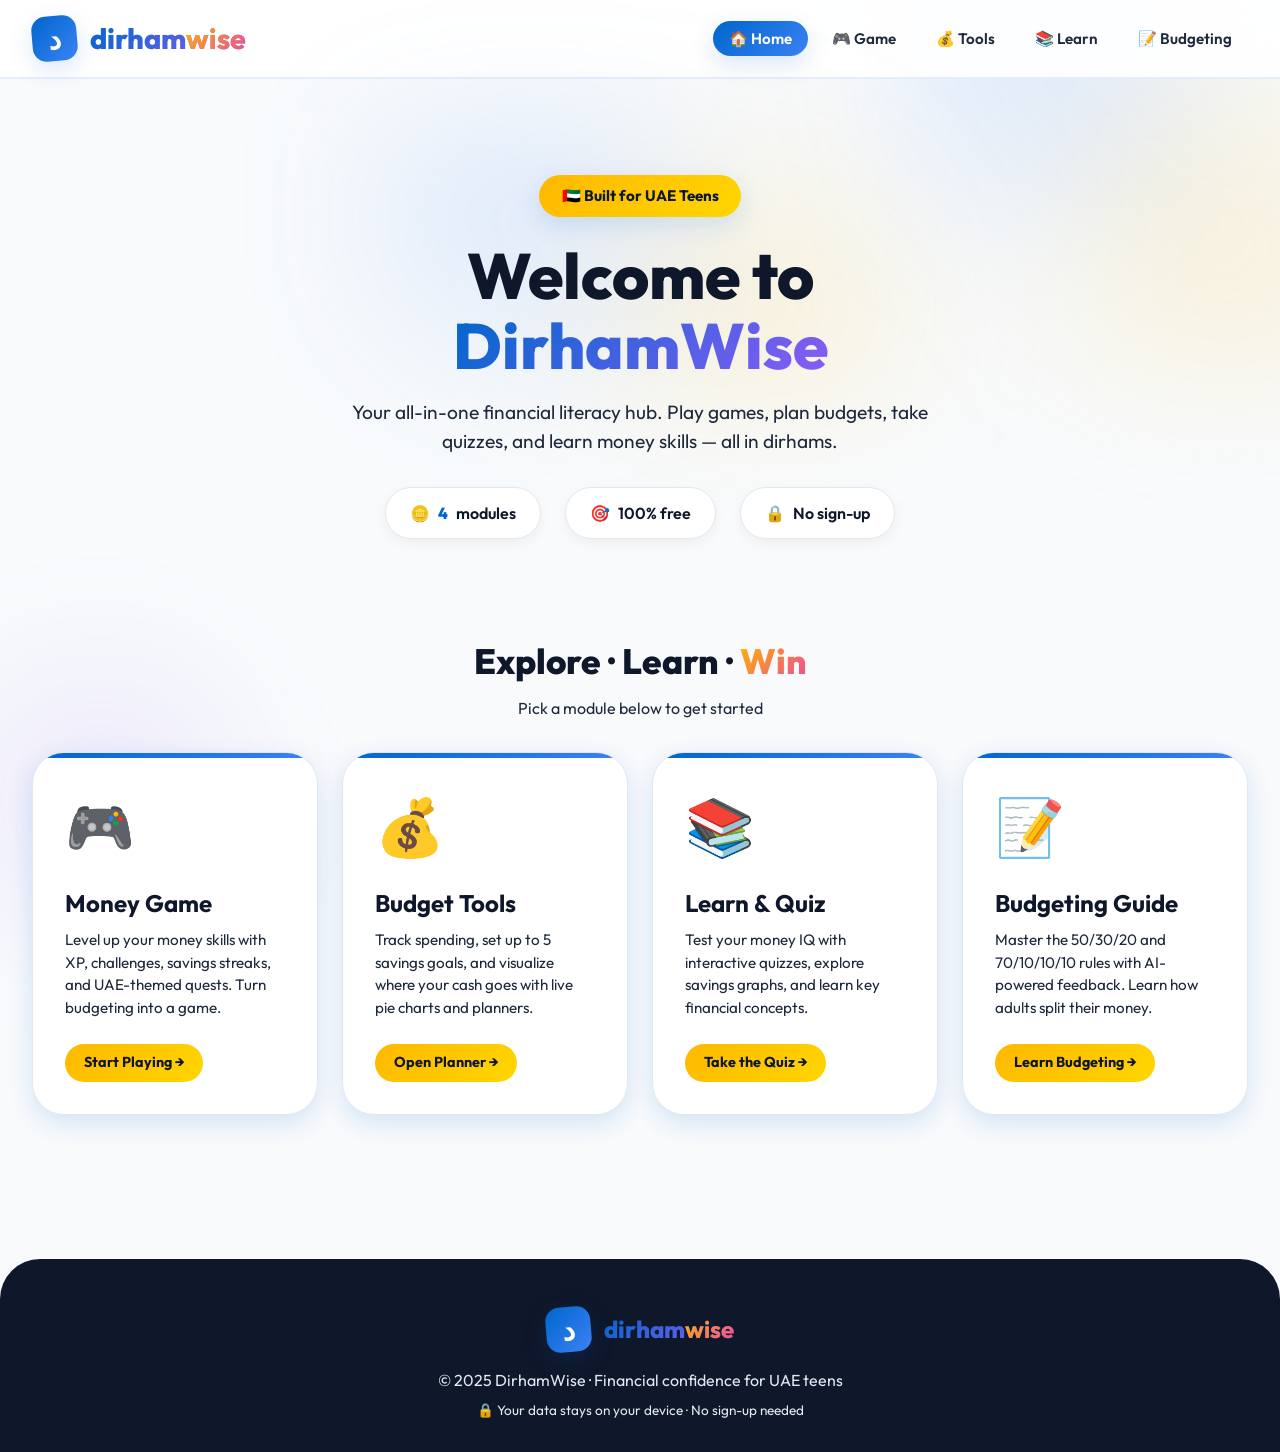
<file: index.html>
<!DOCTYPE html>
<html lang="en">
<head>
  <meta charset="UTF-8">
  <meta name="viewport" content="width=device-width, initial-scale=1.0">
  <title>DirhamWise · Financial Literacy for UAE Teens</title>
  <link rel="stylesheet" href="dirhamwise-theme.css">
  <link rel="icon" type="image/svg+xml" href="logo.svg" />
  <style>
    .hero {
      text-align: center;
      padding: 4rem 2rem 3rem;
      position: relative;
    }

    .hero::before {
      content: '';
      position: absolute;
      top: 0;
      left: 50%;
      transform: translateX(-50%);
      width: 600px;
      height: 300px;
      background: var(--gradient-mesh);
      filter: blur(60px);
      z-index: -1;
    }

    .hero-badge {
      display: inline-flex;
      align-items: center;
      gap: 0.5rem;
      background: var(--gradient-gold);
      color: var(--dark);
      padding: 0.6rem 1.4rem;
      border-radius: var(--radius-full);
      font-weight: 700;
      font-size: 0.95rem;
      margin-bottom: 1.5rem;
      box-shadow: var(--shadow-md);
    }

    .hero h1 {
      font-size: clamp(2.5rem, 5vw, 4rem);
      font-weight: 800;
      line-height: 1.1;
      margin-bottom: 1rem;
    }

    .hero h1 span {
      background: linear-gradient(135deg, var(--primary), var(--accent-purple));
      -webkit-background-clip: text;
      -webkit-text-fill-color: transparent;
      background-clip: text;
    }

    .hero p {
      font-size: 1.2rem;
      color: var(--dark-light);
      max-width: 600px;
      margin: 0 auto 2rem;
    }

    .section-header {
      text-align: center;
      margin: 3rem 0 2rem;
    }

    .section-header h2 {
      font-size: 2.2rem;
      font-weight: 800;
    }

    .section-header h2 span {
      background: linear-gradient(135deg, var(--secondary), var(--accent-pink));
      -webkit-background-clip: text;
      -webkit-text-fill-color: transparent;
      background-clip: text;
    }

    .section-header p {
      color: var(--dark-light);
      margin-top: 0.5rem;
    }

    .sites-grid {
      display: grid;
      grid-template-columns: repeat(auto-fit, minmax(280px, 1fr));
      gap: 1.5rem;
      margin-bottom: 3rem;
    }

    .site-card {
      background: white;
      border-radius: var(--radius-lg);
      padding: 2rem;
      box-shadow: var(--shadow-md);
      border: 1px solid var(--neutral-gray);
      text-decoration: none;
      color: inherit;
      transition: all 0.3s;
      position: relative;
      overflow: hidden;
      display: flex;
      flex-direction: column;
    }

    .site-card::before {
      content: '';
      position: absolute;
      top: 0;
      left: 0;
      width: 100%;
      height: 5px;
      background: var(--gradient-primary);
    }

    .site-card:hover {
      transform: translateY(-10px);
      box-shadow: var(--shadow-lg);
      border-color: rgba(0, 102, 204, 0.2);
    }

    .site-card .emoji {
      font-size: 3.5rem;
      margin-bottom: 1rem;
    }

    .site-card h3 {
      font-size: 1.5rem;
      font-weight: 700;
      margin-bottom: 0.5rem;
    }

    .site-card p {
      color: var(--dark-light);
      font-size: 0.95rem;
      flex: 1;
      margin-bottom: 1.5rem;
    }

    .site-card .card-cta {
      background: var(--gradient-gold);
      color: var(--dark);
      padding: 0.5rem 1.2rem;
      border-radius: var(--radius-full);
      font-weight: 700;
      font-size: 0.9rem;
      display: inline-block;
      align-self: flex-start;
    }

    .stats-row {
      display: flex;
      justify-content: center;
      gap: 1.5rem;
      flex-wrap: wrap;
      margin-top: 2rem;
    }

    .stat-pill {
      background: white;
      padding: 0.8rem 1.5rem;
      border-radius: var(--radius-full);
      font-weight: 600;
      box-shadow: var(--shadow-sm);
      display: flex;
      align-items: center;
      gap: 0.5rem;
      border: 1px solid var(--neutral-gray);
    }

    .stat-pill .number {
      color: var(--primary);
      font-weight: 800;
    }
  </style>
</head>
<body class="dw-page-bg">
  <header class="dw-header">
    <nav class="dw-nav">
      <a href="index.html" class="logo">
        <div class="logo-icon">د</div>
        <div class="logo-text">dirham<span>wise</span></div>
      </a>
      <ul class="dw-nav-links">
        <li><a href="index.html" class="active">🏠 Home</a></li>
        <li><a href="MoneyGame_Krisha/index.html">🎮 Game</a></li>
        <li><a href="BudgetTools_Vihaan/index.html">💰 Tools</a></li>
        <li><a href="Learn&Quiz_Mauryan/index.html">📚 Learn</a></li>
        <li><a href="BudgetingGuide_Andrija/budgeting.html">📝 Budgeting</a></li>
      </ul>
    </nav>
  </header>

  <main class="dw-container">
    <section class="hero">
      <div class="hero-badge">🇦🇪 Built for UAE Teens</div>
      <h1>Welcome to<br><span>DirhamWise</span></h1>
      <p>Your all-in-one financial literacy hub. Play games, plan budgets, take quizzes, and learn money skills — all in dirhams.</p>
      <div class="stats-row">
        <div class="stat-pill"><span>🪙</span> <span class="number">4</span> modules</div>
        <div class="stat-pill"><span>🎯</span> 100% free</div>
        <div class="stat-pill"><span>🔒</span> No sign-up</div>
      </div>
    </section>

    <div class="section-header">
      <h2>Explore · Learn · <span>Win</span></h2>
      <p>Pick a module below to get started</p>
    </div>

    <div class="sites-grid">
      <a href="MoneyGame_Krisha/index.html" class="site-card">
        <div class="emoji">🎮</div>
        <h3>Money Game</h3>
        <p>Level up your money skills with XP, challenges, savings streaks, and UAE-themed quests. Turn budgeting into a game.</p>
        <span class="card-cta">Start Playing →</span>
      </a>

      <a href="BudgetTools_Vihaan/index.html" class="site-card">
        <div class="emoji">💰</div>
        <h3>Budget Tools</h3>
        <p>Track spending, set up to 5 savings goals, and visualize where your cash goes with live pie charts and planners.</p>
        <span class="card-cta">Open Planner →</span>
      </a>

      <a href="Learn&Quiz_Mauryan/index.html" class="site-card">
        <div class="emoji">📚</div>
        <h3>Learn & Quiz</h3>
        <p>Test your money IQ with interactive quizzes, explore savings graphs, and learn key financial concepts.</p>
        <span class="card-cta">Take the Quiz →</span>
      </a>

      <a href="BudgetingGuide_Andrija/budgeting.html" class="site-card">
        <div class="emoji">📝</div>
        <h3>Budgeting Guide</h3>
        <p>Master the 50/30/20 and 70/10/10/10 rules with AI-powered feedback. Learn how adults split their money.</p>
        <span class="card-cta">Learn Budgeting →</span>
      </a>
    </div>
  </main>

  <footer class="dw-footer">
    <div class="dw-footer-content">
      <a href="index.html" class="logo" style="justify-content: center;">
        <div class="logo-icon">د</div>
        <div class="logo-text">dirham<span>wise</span></div>
      </a>
      <p>© 2025 DirhamWise · Financial confidence for UAE teens</p>
      <p style="font-size: 0.85rem; margin-top: 0.5rem;">🔒 Your data stays on your device · No sign-up needed</p>
    </div>
  </footer>
</body>
</html>
</file>
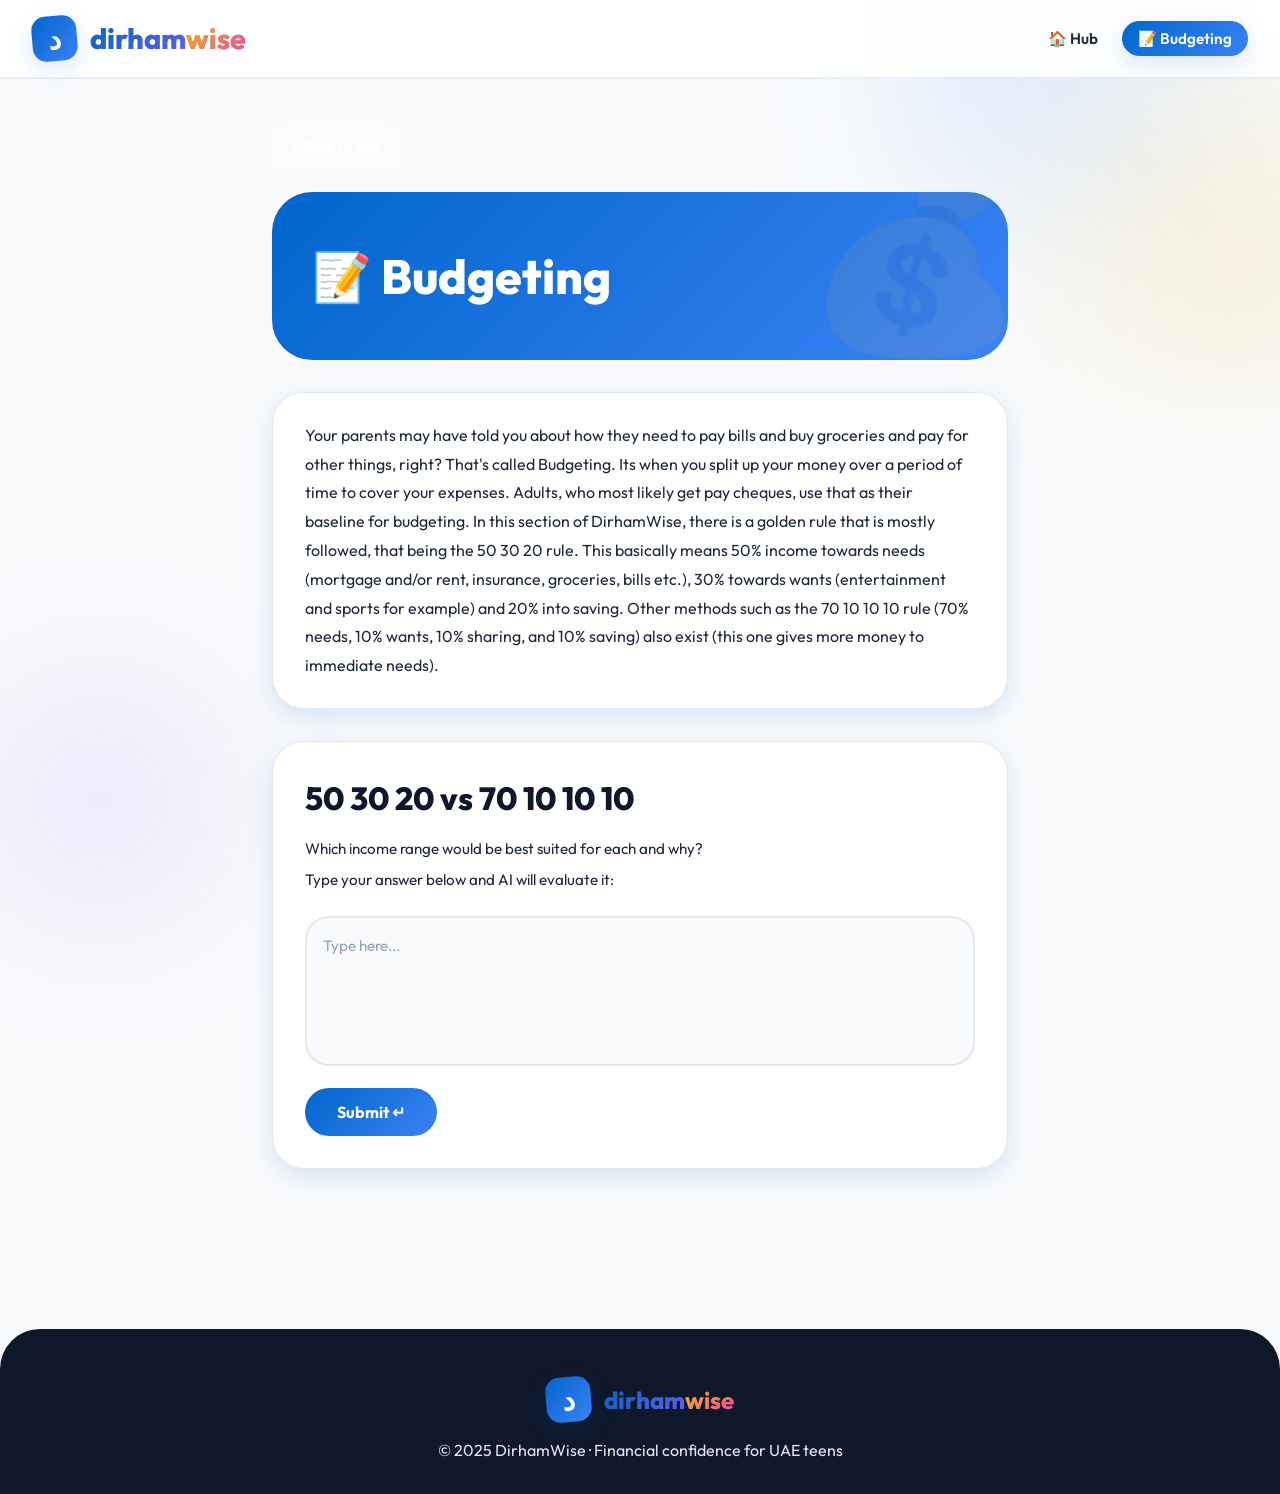
<file: BudgetingGuide_Andrija/index.html>
<!DOCTYPE html>
<html lang="en">
<head>
    <meta charset="UTF-8">
    <title>DirhamWise · Budgeting Guide</title>
    <meta name="viewport" content="width=device-width, initial-scale=1.0">
    <link rel="stylesheet" href="../dirhamwise-theme.css">
    <link rel="stylesheet" href="styles.css">
    <link rel="icon" type="image/svg+xml" href="../logo.svg" />
</head>
<body class="dw-page-bg">
    <header class="dw-header">
        <nav class="dw-nav">
            <a href="../index.html" class="logo">
                <div class="logo-icon">د</div>
                <div class="logo-text">dirham<span>wise</span></div>
            </a>
            <ul class="dw-nav-links">
                <li><a href="../index.html">🏠 Hub</a></li>
                <li><a href="budgeting.html" class="active">📝 Budgeting</a></li>
            </ul>
        </nav>
    </header>

    <main class="page-main">
        <a href="../index.html" class="back-btn">← Back to Hub</a>

        <div class="page-hero">
            <h2>📝 Budgeting</h2>
        </div>

        <div class="text-block">
            <p>Your parents may have told you about how they need to pay bills and buy groceries and pay for other things, right? That's called Budgeting. Its when you split up your money over a period of time to cover your expenses. Adults, who most likely get pay cheques, use that as their baseline for budgeting. In this section of DirhamWise, there is a golden rule that is mostly followed, that being the 50 30 20 rule. This basically means 50% income towards needs (mortgage and/or rent, insurance, groceries, bills etc.), 30% towards wants (entertainment and sports for example) and 20% into saving. Other methods such as the 70 10 10 10 rule (70% needs, 10% wants, 10% sharing, and 10% saving) also exist (this one gives more money to immediate needs).</p>
        </div>

        <div class="quiz-box">
            <h3>50 30 20 vs 70 10 10 10</h3>
            <p class="quiz-sub">Which income range would be best suited for each and why?</p>
            <p class="quiz-sub">Type your answer below and AI will evaluate it:</p>
            <textarea id="userAnswer" placeholder="Type here..."></textarea>
            <button id="submitBtn" onclick="submitAnswer()">Submit ↵</button>
        </div>

        <div class="response-box" id="responseBox" style="display:none;">
            <div class="response-header">
                <span>🤖 AI Evaluation</span>
                <button class="close-btn" onclick="closeResponse()">✕</button>
            </div>
            <div id="responseText" class="response-text">Thinking...</div>
        </div>
    </main>

    <footer class="dw-footer">
        <div class="dw-footer-content">
            <a href="../index.html" class="logo" style="justify-content: center;">
                <div class="logo-icon">د</div>
                <div class="logo-text">dirham<span>wise</span></div>
            </a>
            <p>© 2025 DirhamWise · Financial confidence for UAE teens</p>
        </div>
    </footer>

   <script>
    const GEMINI_KEY = 'AIzaSyBZJiVu3QpWGuTWDzM_gp3jrCO7aAPpLsA';

    async function submitAnswer() {
        const answer = document.getElementById('userAnswer').value.trim();
        if (!answer) return;

        const responseBox = document.getElementById('responseBox');
        const responseText = document.getElementById('responseText');

        responseBox.style.display = 'block';
        responseText.innerText = 'Thinking...';

        const btn = document.getElementById('submitBtn');
        btn.disabled = true;
        btn.innerText = 'Evaluating...';

        try {
            const response = await fetch(
                `https://generativelanguage.googleapis.com/v1beta/models/gemini-2.0-flash:generateContent?key=${GEMINI_KEY}`,
                {
                    method: 'POST',
                    headers: { 'Content-Type': 'application/json' },
                    body: JSON.stringify({
                        contents: [{
                            parts: [{
                                text: `You are a friendly and encouraging financial literacy teacher evaluating a Year 9 student's answer (around 14-15 years old). The question was: "Which income range would be best suited for the 50 30 20 rule vs the 70 10 10 10 rule, and why?" Evaluate their answer in 3-4 sentences. Be encouraging, point out what they got right, and gently correct anything wrong. Keep it simple and easy to understand for a teenager. Here is the student's answer: ${answer}`
                            }]
                        }]
                    })
                }
            );

            const data = await response.json();
            responseText.innerText = data.candidates[0].content.parts[0].text;
        } catch (error) {
            responseText.innerText = 'Sorry, something went wrong. Please try again!';
        }

        btn.disabled = false;
        btn.innerText = 'Submit ↵';
    }

    document.getElementById('userAnswer').addEventListener('keydown', function(e) {
        if (e.key === 'Enter' && !e.shiftKey) {
            e.preventDefault();
            submitAnswer();
        }
    });

    function closeResponse() {
        document.getElementById('responseBox').style.display = 'none';
    }
</script>
</body>
</html>
</file>
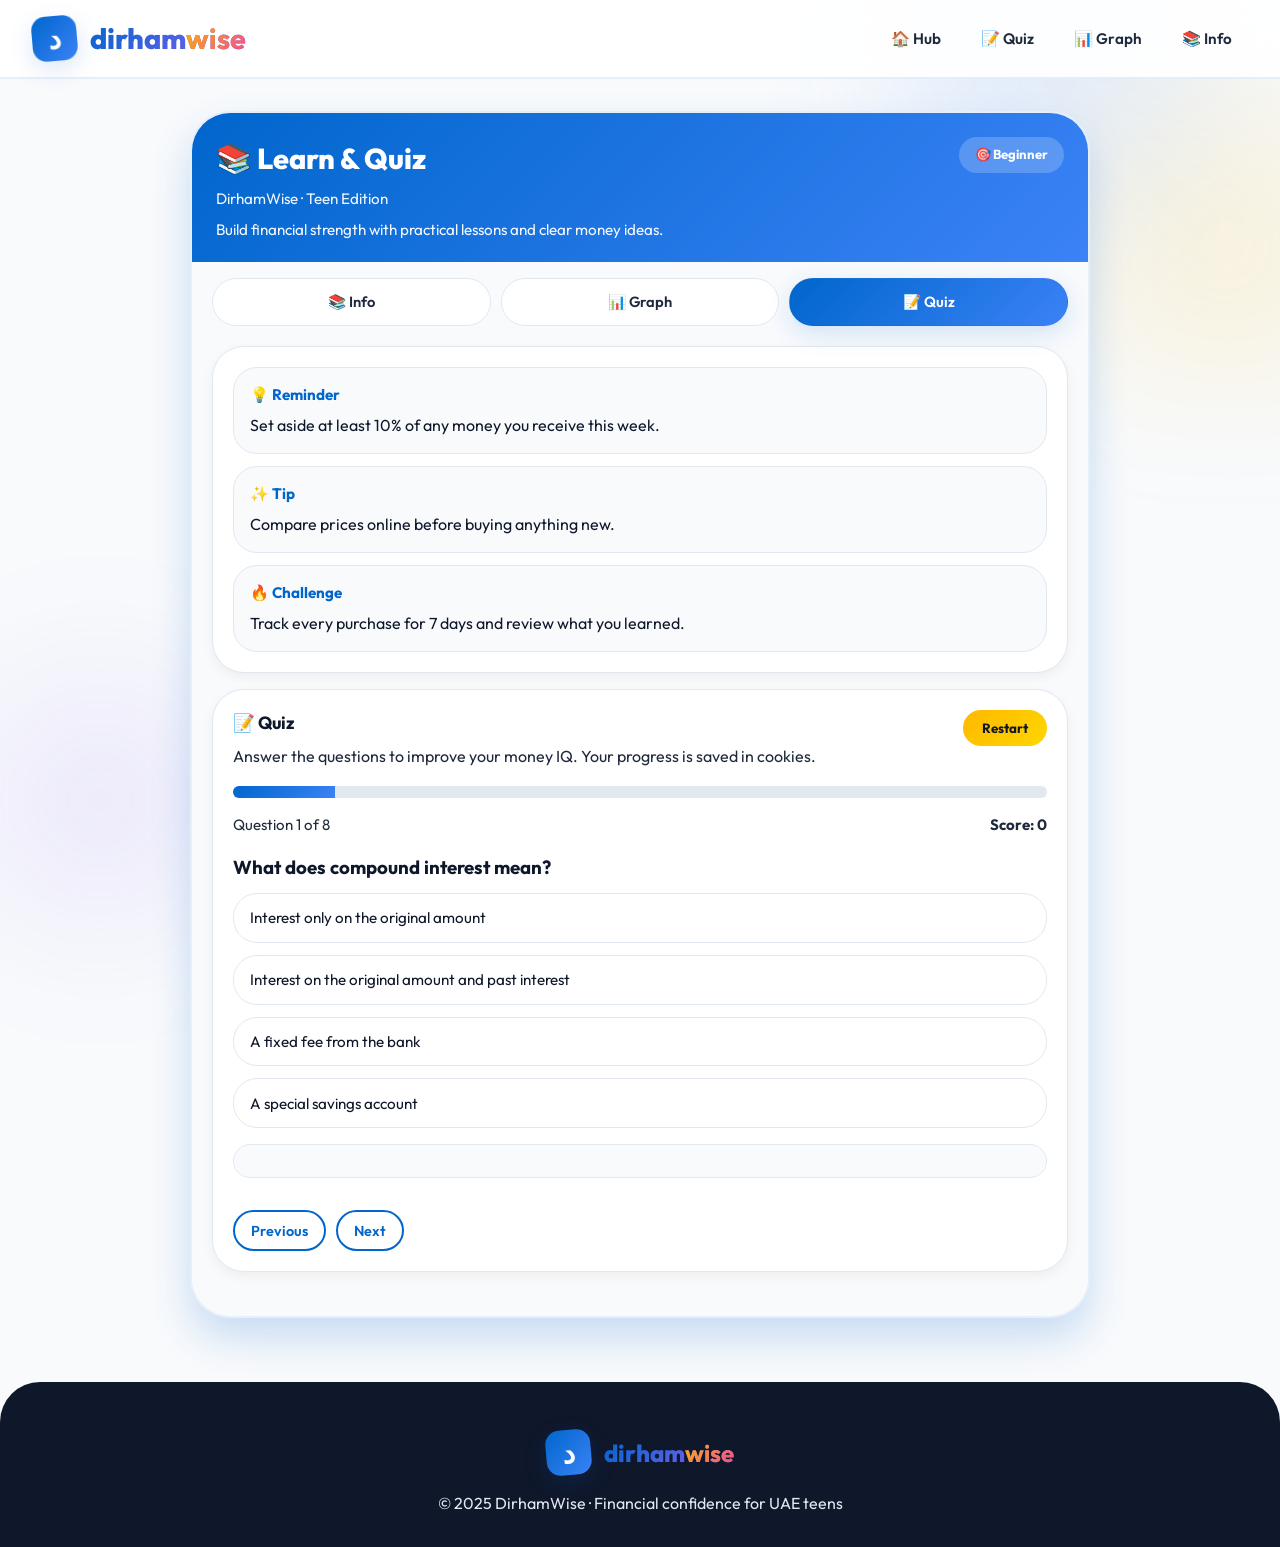
<file: Learn&Quiz_Mauryan/index.html>
<!DOCTYPE html>
<html lang="en">
<head>
  <meta charset="UTF-8">
  <meta name="viewport" content="width=device-width, initial-scale=1.0">
  <link rel="icon" href="../logo.svg" type="image/svg+xml">
  <title>DirhamWise · Learn & Quiz</title>
  <link rel="stylesheet" href="styles.css">
</head>
<body class="dw-page-bg">
  <header class="dw-header">
    <nav class="dw-nav">
      <a href="../index.html" class="logo">
        <div class="logo-icon">د</div>
        <div class="logo-text">dirham<span>wise</span></div>
      </a>
      <ul class="dw-nav-links">
        <li><a href="../index.html">🏠 Hub</a></li>
        <li><a href="#" onclick="showPage('quiz'); return false;">📝 Quiz</a></li>
        <li><a href="#" onclick="showPage('graph'); return false;">📊 Graph</a></li>
        <li><a href="#" onclick="showPage('info'); return false;">📚 Info</a></li>
      </ul>
    </nav>
  </header>

  <div class="app-shell">
    <section class="app-header">
      <div class="top-row">
        <div>
          <h1>📚 Learn & Quiz</h1>
          <p class="subtitle">DirhamWise · Teen Edition</p>
        </div>
        <div class="pill"><strong>🎯 Beginner</strong></div>
      </div>
      <p class="subtitle">Build financial strength with practical lessons and clear money ideas.</p>
    </section>

    <section class="tabs">
      <div class="tab" data-page="info" onclick="showPage('info')">📚 Info</div>
      <div class="tab" data-page="graph" onclick="showPage('graph')">📊 Graph</div>
      <div class="tab active" data-page="quiz" onclick="showPage('quiz')">📝 Quiz</div>
    </section>

    <div class="content">
      <section id="quiz" class="page active">
        <div class="card focus-cards">
          <div class="focus-card">
            <strong>💡 Reminder</strong>
            <span>Set aside at least 10% of any money you receive this week.</span>
          </div>
          <div class="focus-card">
            <strong>✨ Tip</strong>
            <span>Compare prices online before buying anything new.</span>
          </div>
          <div class="focus-card">
            <strong>🔥 Challenge</strong>
            <span>Track every purchase for 7 days and review what you learned.</span>
          </div>
        </div>

        <div class="card quick-card">
          <div class="quick-header">
            <div>
              <h2>📝 Quiz</h2>
              <p id="quizInstruction">Answer the questions to improve your money IQ. Your progress is saved in cookies.</p>
            </div>
            <button class="small-button" onclick="restartQuiz()">Restart</button>
          </div>

          <div class="quiz-progress">
            <div class="fill" id="quizProgressFill"></div>
          </div>

          <div class="quiz-info">
            <span id="quizStatus">Question 1 of 8</span>
            <strong id="quizResult">Score: 0</strong>
          </div>

          <div id="quizCard" class="quiz-question"></div>
          <div id="quizExplanation" class="quiz-explanation"></div>
          <div class="quiz-controls">
            <button onclick="prevQuestion()" id="prevBtn">Previous</button>
            <button onclick="nextQuestion()" id="nextBtn">Next</button>
          </div>
        </div>
      </section>

      <section id="graph" class="page">
        <div class="card graph-card">
          <h2>📊 Savings Graph</h2>
          <p>See your weekly progress with a bar graph. Manage your money according to how much you save, budget and spend.</p>
          <div class="chart" id="chart"></div>
          <div class="graph-labels" id="graphLabels"></div>
          <div class="chart-inputs" id="chartInputs"></div>
          <div class="graph-actions">
            <button class="active" data-chart="saving" onclick="updateChart('saving', this)">Saving</button>
            <button data-chart="spending" onclick="updateChart('spending', this)">Spending</button>
            <button data-chart="budget" onclick="updateChart('budget', this)">Budget</button>
          </div>
          <div class="card" id="chartInfo">
            <h2 id="chartTitle">Saving Trend</h2>
            <p id="chartDetail">This week your savings are strongest on Monday and drop by Thursday. Keep building habits to stay consistent.</p>
          </div>
        </div>

        <div class="card">
          <h2>💡 Insight</h2>
          <p>Good habits help you manage money better. Use these charts to see patterns and set goals.</p>
        </div>
      </section>

      <section id="info" class="page">
        <div class="card">
          <h2>What affects your credit score?</h2>
          <p>Payment history is the main factor. Paying bills on time shows you are reliable and helps your score rise.</p>
        </div>
        <div class="card">
          <h2>What does diversification mean?</h2>
          <p>It means spreading your investments across different types of assets, so one loss does not hurt your whole plan.</p>
        </div>
        <div class="card">
          <h2>What is inflation?</h2>
          <p>Inflation means prices rise over time. Your money buys less if income does not keep up with that increase.</p>
        </div>
        <div class="card">
          <h2>Gross income versus net income</h2>
          <p>Gross income is your total earnings before taxes and deductions. Net income is what is left in your account after those costs.</p>
        </div>
        <div class="card">
          <h2>What is APR?</h2>
          <p>APR is the annual cost of borrowing money. It includes both interest and fees for a loan or credit card.</p>
        </div>
        <div class="card">
          <h2>Why keep an emergency fund?</h2>
          <p>An emergency fund covers unexpected bills or sudden changes, so you do not need to borrow money at high cost.</p>
        </div>
        <div class="card">
          <h2>What is a stock?</h2>
          <p>A stock is a share of ownership in a company. Its value can rise or fall depending on how that company performs.</p>
        </div>
        <div class="card">
          <h2>How is a debit card different from credit?</h2>
          <p>A debit card uses money you already have in your account. A credit card borrows money that you must pay back later.</p>
        </div>
      </section>
    </div>
  </div>

  <footer class="dw-footer">
    <div class="dw-footer-content">
      <a href="../index.html" class="logo" style="justify-content: center;">
        <div class="logo-icon">د</div>
        <div class="logo-text">dirham<span>wise</span></div>
      </a>
      <p>© 2025 DirhamWise · Financial confidence for UAE teens</p>
    </div>
  </footer>

  <script>
    const quizQuestions = [
      { question: 'What does compound interest mean?', options: ['Interest only on the original amount', 'Interest on the original amount and past interest', 'A fixed fee from the bank', 'A special savings account'], answer: 1, explanation: 'Compound interest means your money earns interest on both the initial amount and the interest that has already been added.' },
      { question: 'What is the primary factor that affects your credit score?', options: ['Your age', 'Payment history', 'Favorite color', 'Shoe size'], answer: 1, explanation: 'Payment history is the most important factor in calculating your credit score.' },
      { question: 'What is diversification in investing?', options: ['Putting all money in one stock', 'Spreading investments across different assets', 'Only buying bonds', 'Selling everything'], answer: 1, explanation: 'Diversification reduces risk by not putting all your eggs in one basket.' },
      { question: 'Which statement best describes inflation?', options: ['It makes prices fall over time', 'It makes prices rise over time', 'It stops all price changes', 'It lowers wages automatically'], answer: 1, explanation: 'Inflation means prices tend to rise, so the same money buys less in the future.' },
      { question: 'What is the difference between gross income and net income?', options: ['Gross is before taxes, net is after', 'Net is before taxes, gross is after', 'They are the same', 'Gross is interest, net is principal'], answer: 0, explanation: 'Gross income is your total earnings before deductions; net is what you take home.' },
      { question: 'What does APR stand for on a loan?', options: ['Annual Percentage Rate', 'Average Payment Required', 'Automatic Payment Reduction', 'Asset Protection Ratio'], answer: 0, explanation: 'APR shows the true cost of borrowing, including fees and interest.' },
      { question: 'Why should you have an emergency fund?', options: ['To buy luxury items', 'To cover unexpected expenses', 'To invest in stocks', 'To pay for vacations'], answer: 1, explanation: 'An emergency fund protects against financial surprises like job loss or medical bills.' },
      { question: 'What is a stock?', options: ['A type of bond', 'Ownership in a company', 'Government debt', 'A savings account'], answer: 1, explanation: 'Stocks represent partial ownership in a company and can grow in value.' }
    ];

    const chartSets = {
      saving: { label: 'Saving Trend', detail: 'Your savings are highest at the start of the week. Good work! Keep the same habits to stay consistent.', values: [80, 65, 74, 55, 68] },
      spending: { label: 'Spending Trend', detail: 'Spending is lower midweek. Try keeping weekend spending steady to avoid surprises.', values: [65, 72, 58, 44, 77] },
      budget: { label: 'Budget Plan', detail: 'This plan shows how close your spending is to the target. Aim to keep expenses under budget.', values: [70, 62, 68, 60, 72] }
    };

    const chartDays = ['Mon', 'Tue', 'Wed', 'Thu', 'Fri'];
    let currentQuestion = 0;
    let quizScore = 0;
    let selectedDataset = 'saving';
    let selectedBarIndex = 0;
    const userAnswers = Array(quizQuestions.length).fill(null);

    const quizCard = document.getElementById('quizCard');
    const quizStatus = document.getElementById('quizStatus');
    const quizResult = document.getElementById('quizResult');
    const quizProgressFill = document.getElementById('quizProgressFill');
    const quizExplanation = document.getElementById('quizExplanation');
    const chartEl = document.getElementById('chart');
    const graphLabels = document.getElementById('graphLabels');
    const chartInputs = document.getElementById('chartInputs');
    const chartTitle = document.getElementById('chartTitle');
    const chartDetail = document.getElementById('chartDetail');

    const cookieName = 'dirhamwise_activePage';
    const scoreCookie = 'dirhamwise_quizScore';
    const questionCookie = 'dirhamwise_currentQuestion';

    function readCookie(name) {
      const value = `; ${document.cookie}`;
      const parts = value.split(`; ${name}=`);
      if (parts.length === 2) return parts.pop().split(';').shift();
      return null;
    }

    function writeCookie(name, value, days = 30) {
      const expires = new Date(Date.now() + days * 864e5).toUTCString();
      document.cookie = `${name}=${encodeURIComponent(value)}; expires=${expires}; path=/`;
    }

    function initPage() {
      const savedPage = readCookie(cookieName);
      const savedScore = readCookie(scoreCookie);
      const savedQuestion = readCookie(questionCookie);
      const savedChartSet = readCookie('dirhamwise_chartSet');
      if (savedPage && document.getElementById(savedPage)) showPage(savedPage, false);
      if (savedScore !== null && !Number.isNaN(Number(savedScore))) quizScore = Number(savedScore);
      if (savedQuestion !== null && !Number.isNaN(Number(savedQuestion))) currentQuestion = Number(savedQuestion);
      if (savedChartSet && chartSets[savedChartSet]) selectedDataset = savedChartSet;
      showQuizQuestion();
      const activeButton = document.querySelector(`.graph-actions button[data-chart="${selectedDataset}"]`);
      if (activeButton) updateChart(selectedDataset, activeButton);
      else { renderChart(selectedDataset); buildChartInputs(selectedDataset); }
    }

    function showPage(pageId, save = true) {
      document.querySelectorAll('.tab').forEach(tab => tab.classList.remove('active'));
      document.querySelectorAll('.page').forEach(page => page.classList.remove('active'));
      const target = document.getElementById(pageId);
      if (!target) return;
      target.classList.add('active');
      const activeTab = document.querySelector(`.tab[data-page="${pageId}"]`);
      if (activeTab) activeTab.classList.add('active');
      if (save) writeCookie(cookieName, pageId);
      if (pageId === 'graph') { renderChart(selectedDataset, false, true); buildChartInputs(selectedDataset); }
    }

    function updateScoreDisplay() {
      quizScore = userAnswers.reduce((sum, answer, index) => sum + (answer === quizQuestions[index].answer ? 1 : 0), 0);
      quizResult.textContent = `Score: ${quizScore}`;
      quizProgressFill.style.width = `${((currentQuestion + 1) / quizQuestions.length) * 100}%`;
    }

    function showQuizQuestion() {
      const question = quizQuestions[currentQuestion];
      quizStatus.textContent = `Question ${currentQuestion + 1} of ${quizQuestions.length}`;
      updateScoreDisplay();
      quizCard.innerHTML = '';
      quizExplanation.innerHTML = '';
      const questionTitle = document.createElement('div');
      questionTitle.innerHTML = `<h3>${question.question}</h3>`;
      quizCard.appendChild(questionTitle);
      question.options.forEach((option, index) => {
        const optionEl = document.createElement('button');
        optionEl.className = 'quiz-option';
        optionEl.textContent = option;
        optionEl.onclick = () => selectQuizOption(optionEl, index);
        if (userAnswers[currentQuestion] !== null) {
          optionEl.disabled = true;
          if (index === userAnswers[currentQuestion]) optionEl.classList.add(index === question.answer ? 'correct' : 'wrong');
          if (index === question.answer && userAnswers[currentQuestion] !== question.answer) optionEl.classList.add('correct');
        }
        quizCard.appendChild(optionEl);
      });
      if (userAnswers[currentQuestion] !== null) quizExplanation.innerHTML = `<p>${question.explanation}</p>`;
      writeCookie(questionCookie, currentQuestion);
      writeCookie(scoreCookie, quizScore);
    }

    function selectQuizOption(button, index) {
      const question = quizQuestions[currentQuestion];
      userAnswers[currentQuestion] = index;
      document.querySelectorAll('.quiz-option').forEach(btn => btn.disabled = true);
      quizExplanation.innerHTML = `<p><strong>${index === question.answer ? '✅ Correct!' : '❌ Incorrect.'}</strong> ${question.explanation}</p>`;
      updateScoreDisplay();
      writeCookie(scoreCookie, quizScore);
      writeCookie(questionCookie, currentQuestion);
    }

    function nextQuestion() {
      if (currentQuestion < quizQuestions.length - 1) { currentQuestion += 1; showQuizQuestion(); }
      else alert('You have reached the end of the quiz. Use previous to review or reset your progress.');
    }

    function restartQuiz() {
      if (confirm('Restart the quiz and clear your current answers?')) {
        currentQuestion = 0; quizScore = 0; userAnswers.fill(null);
        updateScoreDisplay(); showQuizQuestion();
      }
    }

    function prevQuestion() {
      if (currentQuestion > 0) { currentQuestion -= 1; showQuizQuestion(); }
    }

    function updateChart(setName, button) {
      selectedDataset = setName;
      document.querySelectorAll('.graph-actions button').forEach(btn => btn.classList.remove('active'));
      if (button) button.classList.add('active');
      renderChart(setName);
      buildChartInputs(setName);
    }

    function buildChartInputs(setName) {
      const data = chartSets[setName];
      chartInputs.innerHTML = '';
      data.values.forEach((value, index) => {
        const inputWrapper = document.createElement('div');
        inputWrapper.className = 'chart-input';
        inputWrapper.innerHTML = `<label>${chartDays[index]}<input type="number" min="0" max="100" step="1" value="${value}" /></label>`;
        const input = inputWrapper.querySelector('input');
        input.addEventListener('input', () => {
          let nextValue = Number(input.value);
          if (Number.isNaN(nextValue)) nextValue = 0;
          nextValue = Math.max(0, Math.min(100, nextValue));
          input.value = nextValue;
          chartSets[setName].values[index] = nextValue;
          selectedBarIndex = -1;
          chartDetail.textContent = `Custom values applied to ${chartSets[setName].label}. Tap a bar for detail.`;
          renderChart(setName, true);
        });
        chartInputs.appendChild(inputWrapper);
      });
    }

    function renderChart(setName, keepDetail = false, animate = false) {
      const data = chartSets[setName];
      chartTitle.textContent = data.label;
      if (!keepDetail) chartDetail.textContent = data.detail;
      chartEl.innerHTML = '';
      graphLabels.innerHTML = '';
      data.values.forEach((value, index) => {
        const bar = document.createElement('div');
        bar.className = 'bar';
        bar.style.height = `${Math.max(5, value)}%`;
        bar.innerHTML = `<span>${index + 1} • ${value}%</span>`;
        if (animate) bar.classList.add('animate');
        chartEl.appendChild(bar);
        const label = document.createElement('div');
        label.textContent = chartDays[index];
        graphLabels.appendChild(label);
      });
      if (animate) setTimeout(() => document.querySelectorAll('.bar.animate').forEach(bar => bar.classList.remove('animate')), 450);
      writeCookie('dirhamwise_chartSet', setName);
    }

    initPage();
  </script>
</body>
</html>
</file>
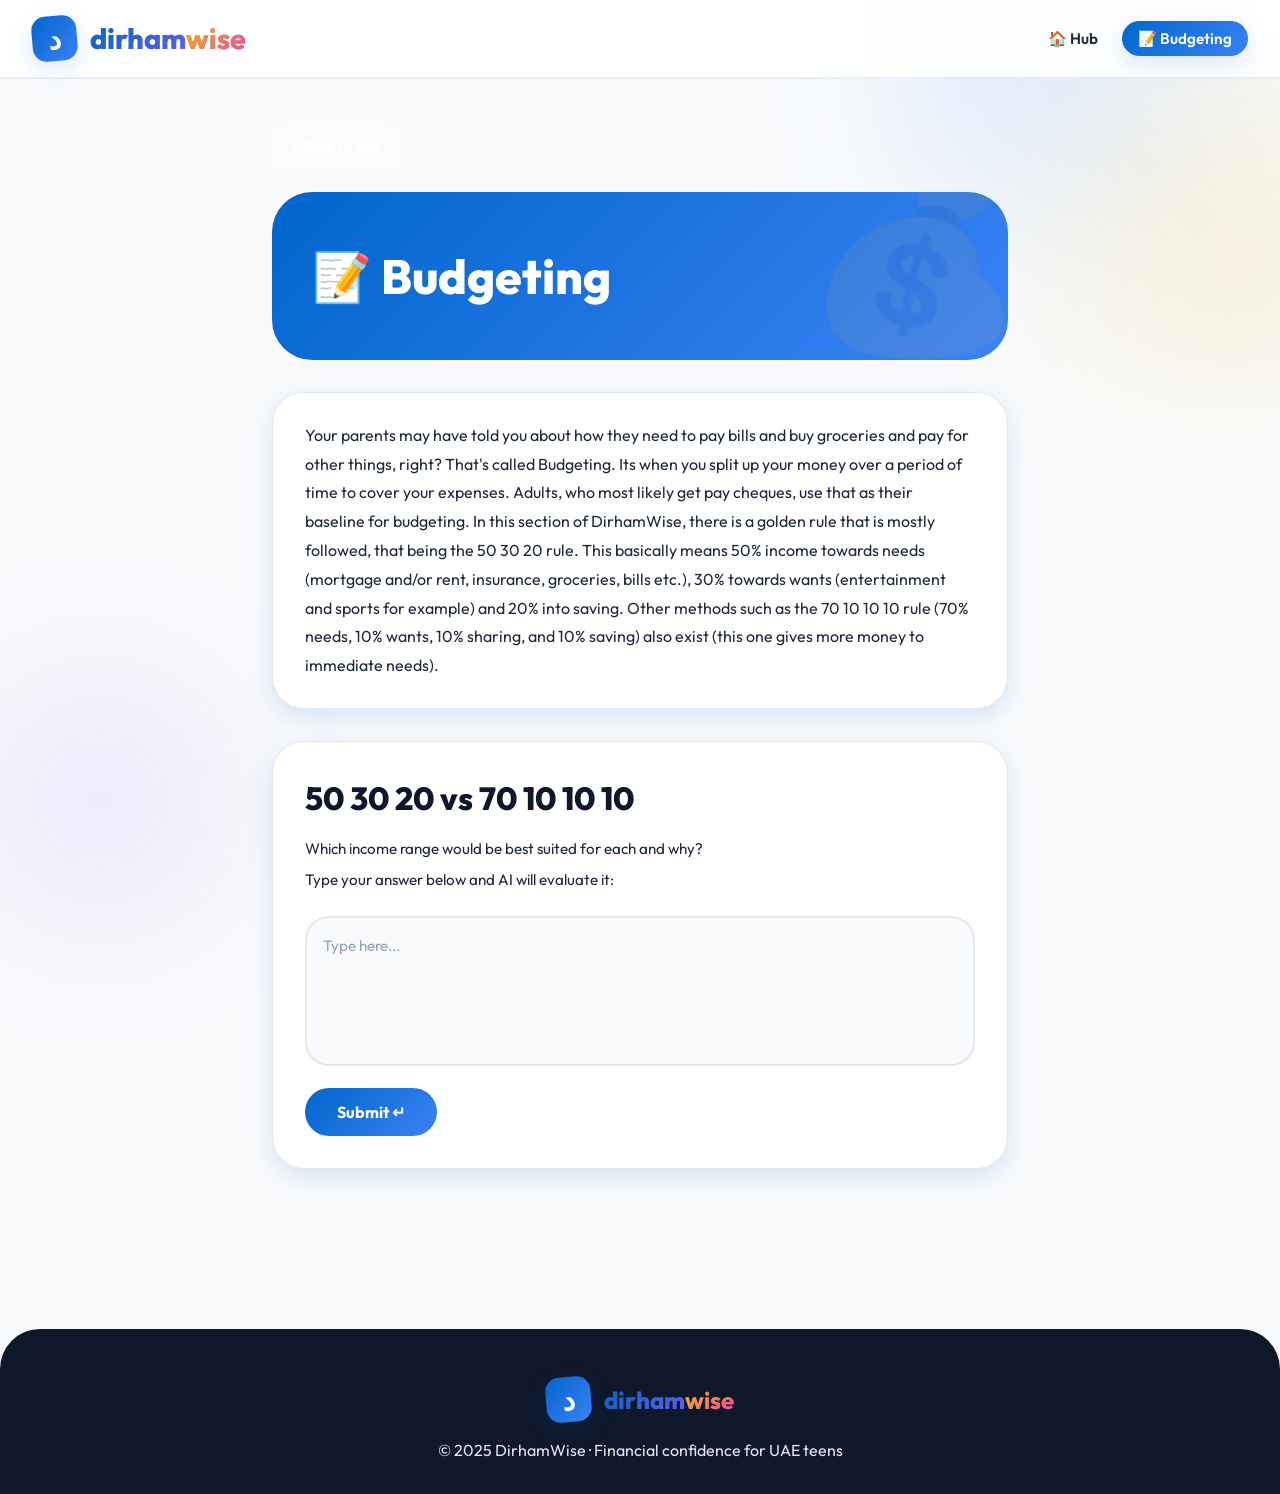
<file: budgeting.html>
<!DOCTYPE html>
<html lang="en">
<head>
    <meta charset="UTF-8">
    <title>DirhamWise · Budgeting Guide</title>
    <meta name="viewport" content="width=device-width, initial-scale=1.0">
    <link rel="stylesheet" href="../dirhamwise-theme.css">
    <link rel="stylesheet" href="budgeting.css">
</head>
<body class="dw-page-bg">
    <header class="dw-header">
        <nav class="dw-nav">
            <a href="../index.html" class="logo">
                <div class="logo-icon">د</div>
                <div class="logo-text">dirham<span>wise</span></div>
            </a>
            <ul class="dw-nav-links">
                <li><a href="../index.html">🏠 Hub</a></li>
                <li><a href="budgeting.html" class="active">📝 Budgeting</a></li>
            </ul>
        </nav>
    </header>

    <main class="page-main">
        <a href="../index.html" class="back-btn">← Back to Hub</a>

        <div class="page-hero">
            <h2>📝 Budgeting</h2>
        </div>

        <div class="text-block">
            <p>Your parents may have told you about how they need to pay bills and buy groceries and pay for other things, right? That's called Budgeting. Its when you split up your money over a period of time to cover your expenses. Adults, who most likely get pay cheques, use that as their baseline for budgeting. In this section of DirhamWise, there is a golden rule that is mostly followed, that being the 50 30 20 rule. This basically means 50% income towards needs (mortgage and/or rent, insurance, groceries, bills etc.), 30% towards wants (entertainment and sports for example) and 20% into saving. Other methods such as the 70 10 10 10 rule (70% needs, 10% wants, 10% sharing, and 10% saving) also exist (this one gives more money to immediate needs).</p>
        </div>

        <div class="quiz-box">
            <h3>50 30 20 vs 70 10 10 10</h3>
            <p class="quiz-sub">Which income range would be best suited for each and why?</p>
            <p class="quiz-sub">Type your answer below and AI will evaluate it:</p>
            <textarea id="userAnswer" placeholder="Type here..."></textarea>
            <button id="submitBtn" onclick="submitAnswer()">Submit ↵</button>
        </div>

        <div class="response-box" id="responseBox" style="display:none;">
            <div class="response-header">
                <span>🤖 AI Evaluation</span>
                <button class="close-btn" onclick="closeResponse()">✕</button>
            </div>
            <div id="responseText" class="response-text">Thinking...</div>
        </div>
    </main>

    <footer class="dw-footer">
        <div class="dw-footer-content">
            <a href="../index.html" class="logo" style="justify-content: center;">
                <div class="logo-icon">د</div>
                <div class="logo-text">dirham<span>wise</span></div>
            </a>
            <p>© 2025 DirhamWise · Financial confidence for UAE teens</p>
        </div>
    </footer>

   <script>
    const GEMINI_KEY = 'AIzaSyBZJiVu3QpWGuTWDzM_gp3jrCO7aAPpLsA';

    async function submitAnswer() {
        const answer = document.getElementById('userAnswer').value.trim();
        if (!answer) return;

        const responseBox = document.getElementById('responseBox');
        const responseText = document.getElementById('responseText');

        responseBox.style.display = 'block';
        responseText.innerText = 'Thinking...';

        const btn = document.getElementById('submitBtn');
        btn.disabled = true;
        btn.innerText = 'Evaluating...';

        try {
            const response = await fetch(
                `https://generativelanguage.googleapis.com/v1beta/models/gemini-2.0-flash:generateContent?key=${GEMINI_KEY}`,
                {
                    method: 'POST',
                    headers: { 'Content-Type': 'application/json' },
                    body: JSON.stringify({
                        contents: [{
                            parts: [{
                                text: `You are a friendly and encouraging financial literacy teacher evaluating a Year 9 student's answer (around 14-15 years old). The question was: "Which income range would be best suited for the 50 30 20 rule vs the 70 10 10 10 rule, and why?" Evaluate their answer in 3-4 sentences. Be encouraging, point out what they got right, and gently correct anything wrong. Keep it simple and easy to understand for a teenager. Here is the student's answer: ${answer}`
                            }]
                        }]
                    })
                }
            );

            const data = await response.json();
            responseText.innerText = data.candidates[0].content.parts[0].text;
        } catch (error) {
            responseText.innerText = 'Sorry, something went wrong. Please try again!';
        }

        btn.disabled = false;
        btn.innerText = 'Submit ↵';
    }

    document.getElementById('userAnswer').addEventListener('keydown', function(e) {
        if (e.key === 'Enter' && !e.shiftKey) {
            e.preventDefault();
            submitAnswer();
        }
    });

    function closeResponse() {
        document.getElementById('responseBox').style.display = 'none';
    }
</script>
</body>
</html>
</file>
<file: dirhamwise-theme.css>
@import url('https://fonts.googleapis.com/css2?family=Outfit:wght@400;500;600;700;800&display=swap');

* {
  margin: 0;
  padding: 0;
  box-sizing: border-box;
}

:root {
  --primary: #0066CC;
  --primary-bright: #3B82F6;
  --primary-glow: #60A5FA;
  --secondary: #FFB800;
  --secondary-bright: #FFD600;
  --accent-purple: #8B5CF6;
  --accent-pink: #EC4899;
  --dark: #0F172A;
  --dark-light: #1E293B;
  --neutral: #F8FAFC;
  --neutral-gray: #E2E8F0;

  --gradient-primary: linear-gradient(135deg, #0066CC, #3B82F6);
  --gradient-gold: linear-gradient(135deg, #FFB800, #FFD600);
  --gradient-purple: linear-gradient(135deg, #8B5CF6, #C084FC);
  --gradient-mesh: radial-gradient(circle at 30% 30%, rgba(59, 130, 246, 0.15), transparent 50%),
    radial-gradient(circle at 70% 70%, rgba(255, 184, 0, 0.15), transparent 50%);

  --shadow-sm: 0 4px 12px rgba(0, 0, 0, 0.05);
  --shadow-md: 0 8px 24px rgba(0, 102, 204, 0.15);
  --shadow-lg: 0 20px 40px rgba(0, 102, 204, 0.2);
  --shadow-glow: 0 0 20px rgba(59, 130, 246, 0.3);

  --radius-sm: 16px;
  --radius-md: 24px;
  --radius-lg: 32px;
  --radius-xl: 40px;
  --radius-full: 999px;
}

body {
  font-family: 'Outfit', sans-serif;
  background: var(--neutral);
  color: var(--dark);
  line-height: 1.5;
}

/* Logo */
.logo {
  display: flex;
  align-items: center;
  gap: 0.8rem;
  text-decoration: none;
  color: inherit;
}

.logo-icon {
  background: var(--gradient-primary);
  color: white;
  width: 45px;
  height: 45px;
  border-radius: 14px;
  display: flex;
  align-items: center;
  justify-content: center;
  font-size: 1.8rem;
  font-weight: 800;
  transform: rotate(-5deg);
  box-shadow: var(--shadow-md);
  flex-shrink: 0;
}

.logo-text {
  font-size: 1.8rem;
  font-weight: 800;
  background: linear-gradient(135deg, var(--primary), var(--accent-purple));
  -webkit-background-clip: text;
  -webkit-text-fill-color: transparent;
  background-clip: text;
}

.logo-text span {
  background: linear-gradient(135deg, var(--secondary), var(--accent-pink));
  -webkit-background-clip: text;
  -webkit-text-fill-color: transparent;
  background-clip: text;
  font-weight: 700;
}

/* Shared header */
.dw-header {
  background: rgba(255, 255, 255, 0.9);
  backdrop-filter: blur(12px);
  border-bottom: 2px solid rgba(0, 102, 204, 0.1);
  position: sticky;
  top: 0;
  z-index: 1000;
}

.dw-nav {
  max-width: 1400px;
  margin: 0 auto;
  padding: 1rem 2rem;
  display: flex;
  justify-content: space-between;
  align-items: center;
  gap: 1rem;
}

.dw-nav-links {
  display: flex;
  gap: 0.5rem;
  list-style: none;
  flex-wrap: wrap;
}

.dw-nav-links a {
  text-decoration: none;
  color: var(--dark-light);
  font-weight: 600;
  font-size: 0.95rem;
  padding: 0.5rem 1rem;
  border-radius: var(--radius-full);
  transition: all 0.2s;
}

.dw-nav-links a:hover,
.dw-nav-links a.active {
  background: var(--gradient-primary);
  color: white;
  transform: translateY(-2px);
  box-shadow: var(--shadow-md);
}

/* Buttons */
.btn-primary {
  background: var(--gradient-primary);
  color: white;
  border: none;
  padding: 1rem 2rem;
  border-radius: var(--radius-full);
  font-weight: 700;
  font-size: 1rem;
  cursor: pointer;
  box-shadow: var(--shadow-lg);
  transition: all 0.2s;
  display: inline-flex;
  align-items: center;
  gap: 0.5rem;
  text-decoration: none;
  border: 2px solid transparent;
  font-family: inherit;
}

.btn-primary:hover {
  transform: translateY(-4px);
  box-shadow: var(--shadow-glow);
  border-color: var(--secondary);
}

.btn-secondary {
  background: transparent;
  border: 2px solid var(--primary);
  color: var(--primary);
  padding: 1rem 2rem;
  border-radius: var(--radius-full);
  font-weight: 700;
  font-size: 1rem;
  cursor: pointer;
  transition: all 0.2s;
  display: inline-flex;
  align-items: center;
  gap: 0.5rem;
  text-decoration: none;
  font-family: inherit;
}

.btn-secondary:hover {
  background: var(--primary);
  color: white;
  transform: translateY(-4px);
  box-shadow: var(--shadow-md);
}

/* Cards */
.dw-card {
  background: white;
  border-radius: var(--radius-lg);
  padding: 2rem;
  box-shadow: var(--shadow-md);
  border: 1px solid var(--neutral-gray);
  transition: all 0.3s;
}

.dw-card:hover {
  transform: translateY(-8px);
  box-shadow: var(--shadow-lg);
}

.dw-card-emoji {
  font-size: 3rem;
  margin-bottom: 1rem;
}

.dw-container {
  max-width: 1400px;
  margin: 0 auto;
  padding: 2rem;
}

/* Page hero background (no images) */
.dw-page-bg {
  background: var(--neutral);
  min-height: 100vh;
  position: relative;
}

.dw-page-bg::before {
  content: '';
  position: fixed;
  top: -100px;
  right: -100px;
  width: 500px;
  height: 500px;
  background: var(--gradient-mesh);
  filter: blur(60px);
  z-index: 0;
  pointer-events: none;
}

.dw-page-bg::after {
  content: '';
  position: fixed;
  bottom: -100px;
  left: -100px;
  width: 400px;
  height: 400px;
  background: radial-gradient(circle, rgba(139, 92, 246, 0.12), transparent 70%);
  filter: blur(50px);
  z-index: 0;
  pointer-events: none;
}

.dw-page-bg > * {
  position: relative;
  z-index: 1;
}

/* Footer */
.dw-footer {
  background: var(--dark);
  color: white;
  padding: 3rem 2rem 2rem;
  margin-top: 4rem;
  border-radius: var(--radius-xl) var(--radius-xl) 0 0;
}

.dw-footer-content {
  max-width: 1400px;
  margin: 0 auto;
  text-align: center;
}

.dw-footer .logo-text {
  font-size: 1.5rem;
}

.dw-footer p {
  color: var(--neutral-gray);
  margin-top: 1rem;
}

@media (max-width: 768px) {
  .dw-nav {
    flex-direction: column;
    align-items: flex-start;
  }

  .logo-text {
    font-size: 1.4rem;
  }
}
</file>
<file: BudgetingGuide_Andrija/styles.css>
@import url('../dirhamwise-theme.css');

.page-main {
  max-width: 800px;
  margin: 0 auto;
  padding: 3rem 2rem 4rem;
}

.page-hero {
  position: relative;
  background: var(--gradient-primary);
  border-radius: var(--radius-xl);
  padding: 3rem 2.5rem;
  color: white;
  margin-bottom: 2rem;
  overflow: hidden;
}

.page-hero::before {
  content: '💰';
  position: absolute;
  bottom: -30px;
  right: -20px;
  font-size: 180px;
  opacity: 0.08;
}

.page-hero h2 {
  font-size: clamp(2rem, 4vw, 3rem);
  font-weight: 800;
  margin: 0;
}

.back-btn {
  display: inline-flex;
  align-items: center;
  gap: 0.4rem;
  background: rgba(255, 255, 255, 0.2);
  color: white;
  text-decoration: none;
  padding: 0.6rem 1.2rem;
  border-radius: var(--radius-full);
  font-size: 0.9rem;
  font-weight: 600;
  margin-bottom: 1.5rem;
  transition: all 0.2s;
}

.back-btn:hover {
  background: rgba(255, 255, 255, 0.3);
  transform: translateY(-2px);
}

.text-block {
  background: white;
  padding: 1.75rem 2rem;
  border-radius: var(--radius-lg);
  color: var(--dark-light);
  font-size: 1rem;
  line-height: 1.8;
  box-shadow: var(--shadow-md);
  border: 1px solid var(--neutral-gray);
  margin-bottom: 2rem;
}

.quiz-box {
  background: white;
  padding: 2rem;
  border-radius: var(--radius-lg);
  box-shadow: var(--shadow-md);
  border: 1px solid var(--neutral-gray);
  margin-bottom: 2rem;
}

.quiz-box h3 {
  font-size: clamp(1.5rem, 3vw, 2rem);
  font-weight: 800;
  color: var(--dark);
  margin-bottom: 1rem;
}

.quiz-sub {
  color: var(--dark-light);
  font-size: 0.95rem;
  margin-bottom: 0.5rem;
}

textarea {
  width: 100%;
  height: 150px;
  margin-top: 1rem;
  padding: 1rem;
  background: var(--neutral);
  border: 2px solid var(--neutral-gray);
  border-radius: var(--radius-md);
  font-size: 0.95rem;
  color: var(--dark);
  resize: none;
  outline: none;
  font-family: inherit;
  line-height: 1.6;
}

textarea:focus {
  border-color: var(--primary);
  box-shadow: 0 0 0 3px rgba(0, 102, 204, 0.12);
}

textarea::placeholder {
  color: #94A3B8;
}

button#submitBtn {
  margin-top: 1rem;
  background: var(--gradient-primary);
  color: white;
  border: none;
  padding: 0.9rem 2rem;
  border-radius: var(--radius-full);
  font-size: 1rem;
  font-weight: 700;
  cursor: pointer;
  transition: all 0.2s;
  font-family: inherit;
}

button#submitBtn:hover {
  transform: translateY(-2px);
  box-shadow: var(--shadow-glow);
}

button#submitBtn:disabled {
  opacity: 0.6;
  cursor: not-allowed;
  transform: none;
}

.response-box {
  background: white;
  border-radius: var(--radius-lg);
  overflow: hidden;
  box-shadow: var(--shadow-md);
  border: 1px solid var(--neutral-gray);
}

.response-header {
  background: var(--gradient-gold);
  padding: 0.9rem 1.25rem;
  display: flex;
  justify-content: space-between;
  align-items: center;
  color: var(--dark);
  font-weight: 700;
  font-size: 0.95rem;
}

.close-btn {
  background: none;
  border: none;
  font-size: 1.1rem;
  cursor: pointer;
  color: var(--dark);
  transition: transform 0.2s;
}

.close-btn:hover {
  transform: scale(1.15);
}

.response-text {
  padding: 1.5rem 1.75rem;
  color: var(--dark-light);
  font-size: 0.95rem;
  line-height: 1.8;
}
</file>
<file: Learn&Quiz_Mauryan/styles.css>
@import '../dirhamwise-theme.css';

.app-shell {
  width: min(900px, 100%);
  margin: 2rem auto 4rem;
  background: white;
  border-radius: var(--radius-xl);
  overflow: hidden;
  border: 2px solid rgba(0, 102, 204, 0.1);
  box-shadow: var(--shadow-lg);
}

.app-header {
  padding: 1.5rem 1.5rem 1.25rem;
  background: var(--gradient-primary);
  color: white;
}

.app-header h1 {
  margin: 0;
  font-size: 1.8rem;
  font-weight: 800;
}

.app-header .subtitle {
  margin: 0.5rem 0 0;
  opacity: 0.95;
  line-height: 1.5;
  font-size: 0.95rem;
}

.top-row {
  display: flex;
  justify-content: space-between;
  align-items: flex-start;
  gap: 12px;
}

.pill {
  background: rgba(255, 255, 255, 0.2);
  border-radius: var(--radius-full);
  padding: 0.5rem 1rem;
  font-size: 0.82rem;
  display: inline-flex;
  align-items: center;
  gap: 0.5rem;
  font-weight: 600;
}

.tabs {
  display: grid;
  grid-template-columns: repeat(3, 1fr);
  gap: 0.6rem;
  padding: 1rem 1.25rem 0;
  background: var(--neutral);
}

.tab {
  background: white;
  border: 1px solid var(--neutral-gray);
  border-radius: var(--radius-md);
  padding: 0.75rem 0.5rem;
  font-size: 0.92rem;
  text-align: center;
  cursor: pointer;
  transition: all 0.2s ease;
  color: var(--dark-light);
  font-weight: 600;
  font-family: inherit;
}

.tab.active {
  background: var(--gradient-primary);
  border-color: transparent;
  color: white;
  box-shadow: var(--shadow-md);
}

.content {
  padding: 1.25rem 1.25rem 1.75rem;
  background: var(--neutral);
}

.page {
  display: none;
  animation: fadeIn 0.3s ease;
}

.page.active {
  display: block;
}

.card {
  background: white;
  border-radius: var(--radius-lg);
  padding: 1.25rem;
  margin-bottom: 1rem;
  border: 1px solid var(--neutral-gray);
  box-shadow: var(--shadow-sm);
  transition: transform 0.25s ease, box-shadow 0.25s ease;
}

.card:hover {
  transform: translateY(-2px);
  box-shadow: var(--shadow-md);
}

.card h2 {
  margin: 0 0 0.6rem;
  font-size: 1.1rem;
  font-weight: 700;
}

.card p,
.card li {
  margin: 0;
  color: var(--dark-light);
  line-height: 1.7;
}

.card ul {
  padding-left: 1.2rem;
  margin: 0;
}

.focus-cards {
  display: grid;
  gap: 0.75rem;
}

.focus-card {
  background: var(--neutral);
  padding: 1rem;
  border-radius: var(--radius-md);
  display: grid;
  gap: 0.4rem;
  border: 1px solid var(--neutral-gray);
}

.focus-card strong {
  font-size: 0.95rem;
  color: var(--primary);
}

.chart {
  display: grid;
  grid-template-columns: repeat(5, 1fr);
  align-items: end;
  gap: 0.6rem;
  height: 190px;
  padding: 1rem;
  border-radius: var(--radius-md);
  background: var(--neutral);
  border: 1px solid var(--neutral-gray);
}

.bar {
  border-radius: var(--radius-sm) var(--radius-sm) 0 0;
  background: var(--gradient-primary);
  position: relative;
  cursor: pointer;
  transition: height 0.25s ease, transform 0.18s ease;
}

.bar:hover {
  transform: translateY(-4px);
}

.bar.animate {
  animation: growBar 0.45s ease;
}

.bar span {
  position: absolute;
  top: -26px;
  left: 50%;
  transform: translateX(-50%);
  font-size: 0.78rem;
  color: var(--dark);
  font-weight: 700;
  background: white;
  padding: 0.25rem 0.5rem;
  border-radius: var(--radius-full);
  box-shadow: var(--shadow-sm);
  white-space: nowrap;
}

.graph-labels {
  display: grid;
  grid-template-columns: repeat(5, 1fr);
  gap: 0.6rem;
  font-size: 0.78rem;
  color: var(--dark-light);
  text-align: center;
  margin-top: 0.5rem;
}

.chart-inputs {
  display: grid;
  grid-template-columns: repeat(5, minmax(64px, 1fr));
  gap: 0.6rem;
  margin-top: 1rem;
}

.chart-input {
  background: white;
  border: 1px solid var(--neutral-gray);
  border-radius: var(--radius-sm);
  padding: 0.6rem;
  text-align: center;
}

.chart-input label {
  display: grid;
  gap: 0.4rem;
  font-size: 0.8rem;
  color: var(--dark-light);
  font-weight: 600;
}

.chart-input input {
  width: 100%;
  border: 1px solid var(--neutral-gray);
  border-radius: var(--radius-sm);
  padding: 0.5rem;
  font-size: 0.9rem;
  color: var(--dark);
  background: var(--neutral);
  font-family: inherit;
}

.chart-input input:focus {
  outline: none;
  border-color: var(--primary);
}

@keyframes growBar {
  from { transform: scaleY(0.1); opacity: 0.3; }
  to { transform: scaleY(1); opacity: 1; }
}

.graph-actions,
.quiz-controls {
  display: flex;
  gap: 0.6rem;
  flex-wrap: wrap;
  margin-top: 1rem;
}

.graph-actions button,
.quiz-controls button {
  border: 2px solid var(--primary);
  border-radius: var(--radius-full);
  padding: 0.6rem 1rem;
  font-size: 0.9rem;
  cursor: pointer;
  transition: all 0.2s ease;
  background: white;
  color: var(--primary);
  font-weight: 600;
  font-family: inherit;
}

.graph-actions button.active,
.quiz-controls button.active {
  background: var(--gradient-primary);
  color: white;
  border-color: transparent;
}

.graph-actions button:hover,
.quiz-controls button:hover {
  transform: translateY(-2px);
  box-shadow: var(--shadow-sm);
}

.quick-card {
  display: grid;
  gap: 1rem;
}

.quick-header {
  display: flex;
  justify-content: space-between;
  align-items: flex-start;
  gap: 1rem;
}

.quick-header h2 {
  margin-bottom: 0.4rem;
}

.small-button {
  border: none;
  border-radius: var(--radius-full);
  background: var(--gradient-gold);
  color: var(--dark);
  padding: 0.6rem 1.2rem;
  cursor: pointer;
  font-weight: 700;
  font-family: inherit;
  transition: all 0.2s ease;
}

.small-button:hover {
  transform: translateY(-2px);
  box-shadow: var(--shadow-md);
}

.quiz-progress {
  background: var(--neutral-gray);
  border-radius: var(--radius-full);
  height: 12px;
  overflow: hidden;
}

.quiz-progress .fill {
  height: 100%;
  width: 0;
  background: var(--gradient-primary);
  transition: width 0.25s ease;
}

.quiz-info {
  display: flex;
  justify-content: space-between;
  gap: 12px;
  align-items: center;
  color: var(--dark-light);
  font-size: 0.94rem;
}

.quiz-explanation {
  background: var(--neutral);
  border-radius: var(--radius-md);
  padding: 1rem;
  color: var(--dark);
  border: 1px solid var(--neutral-gray);
  line-height: 1.6;
}

.quiz-question {
  display: grid;
  gap: 0.75rem;
}

.quiz-option {
  display: block;
  width: 100%;
  border: 1px solid var(--neutral-gray);
  border-radius: var(--radius-md);
  background: white;
  color: var(--dark);
  padding: 0.9rem 1rem;
  cursor: pointer;
  text-align: left;
  transition: all 0.18s ease;
  font-family: inherit;
  font-size: 0.95rem;
}

.quiz-option:hover {
  background: #E5F1FF;
  border-color: var(--primary);
  transform: translateY(-1px);
}

.quiz-option.correct {
  background: #D1FAE5;
  border-color: #10B981;
}

.quiz-option.wrong {
  background: #FEE2E2;
  border-color: #EF4444;
}

@keyframes fadeIn {
  from { opacity: 0; transform: translateY(8px); }
  to { opacity: 1; transform: translateY(0); }
}

@media (max-width: 420px) {
  .app-header { padding: 1.25rem; }
  .tabs { padding: 0.75rem 1rem 0; }
  .content { padding: 1rem; }
}
</file>
<file: budgeting.css>
@import url('../dirhamwise-theme.css');

.page-main {
  max-width: 800px;
  margin: 0 auto;
  padding: 3rem 2rem 4rem;
}

.page-hero {
  position: relative;
  background: var(--gradient-primary);
  border-radius: var(--radius-xl);
  padding: 3rem 2.5rem;
  color: white;
  margin-bottom: 2rem;
  overflow: hidden;
}

.page-hero::before {
  content: '💰';
  position: absolute;
  bottom: -30px;
  right: -20px;
  font-size: 180px;
  opacity: 0.08;
}

.page-hero h2 {
  font-size: clamp(2rem, 4vw, 3rem);
  font-weight: 800;
  margin: 0;
}

.back-btn {
  display: inline-flex;
  align-items: center;
  gap: 0.4rem;
  background: rgba(255, 255, 255, 0.2);
  color: white;
  text-decoration: none;
  padding: 0.6rem 1.2rem;
  border-radius: var(--radius-full);
  font-size: 0.9rem;
  font-weight: 600;
  margin-bottom: 1.5rem;
  transition: all 0.2s;
}

.back-btn:hover {
  background: rgba(255, 255, 255, 0.3);
  transform: translateY(-2px);
}

.text-block {
  background: white;
  padding: 1.75rem 2rem;
  border-radius: var(--radius-lg);
  color: var(--dark-light);
  font-size: 1rem;
  line-height: 1.8;
  box-shadow: var(--shadow-md);
  border: 1px solid var(--neutral-gray);
  margin-bottom: 2rem;
}

.quiz-box {
  background: white;
  padding: 2rem;
  border-radius: var(--radius-lg);
  box-shadow: var(--shadow-md);
  border: 1px solid var(--neutral-gray);
  margin-bottom: 2rem;
}

.quiz-box h3 {
  font-size: clamp(1.5rem, 3vw, 2rem);
  font-weight: 800;
  color: var(--dark);
  margin-bottom: 1rem;
}

.quiz-sub {
  color: var(--dark-light);
  font-size: 0.95rem;
  margin-bottom: 0.5rem;
}

textarea {
  width: 100%;
  height: 150px;
  margin-top: 1rem;
  padding: 1rem;
  background: var(--neutral);
  border: 2px solid var(--neutral-gray);
  border-radius: var(--radius-md);
  font-size: 0.95rem;
  color: var(--dark);
  resize: none;
  outline: none;
  font-family: inherit;
  line-height: 1.6;
}

textarea:focus {
  border-color: var(--primary);
  box-shadow: 0 0 0 3px rgba(0, 102, 204, 0.12);
}

textarea::placeholder {
  color: #94A3B8;
}

button#submitBtn {
  margin-top: 1rem;
  background: var(--gradient-primary);
  color: white;
  border: none;
  padding: 0.9rem 2rem;
  border-radius: var(--radius-full);
  font-size: 1rem;
  font-weight: 700;
  cursor: pointer;
  transition: all 0.2s;
  font-family: inherit;
}

button#submitBtn:hover {
  transform: translateY(-2px);
  box-shadow: var(--shadow-glow);
}

button#submitBtn:disabled {
  opacity: 0.6;
  cursor: not-allowed;
  transform: none;
}

.response-box {
  background: white;
  border-radius: var(--radius-lg);
  overflow: hidden;
  box-shadow: var(--shadow-md);
  border: 1px solid var(--neutral-gray);
}

.response-header {
  background: var(--gradient-gold);
  padding: 0.9rem 1.25rem;
  display: flex;
  justify-content: space-between;
  align-items: center;
  color: var(--dark);
  font-weight: 700;
  font-size: 0.95rem;
}

.close-btn {
  background: none;
  border: none;
  font-size: 1.1rem;
  cursor: pointer;
  color: var(--dark);
  transition: transform 0.2s;
}

.close-btn:hover {
  transform: scale(1.15);
}

.response-text {
  padding: 1.5rem 1.75rem;
  color: var(--dark-light);
  font-size: 0.95rem;
  line-height: 1.8;
}
</file>
